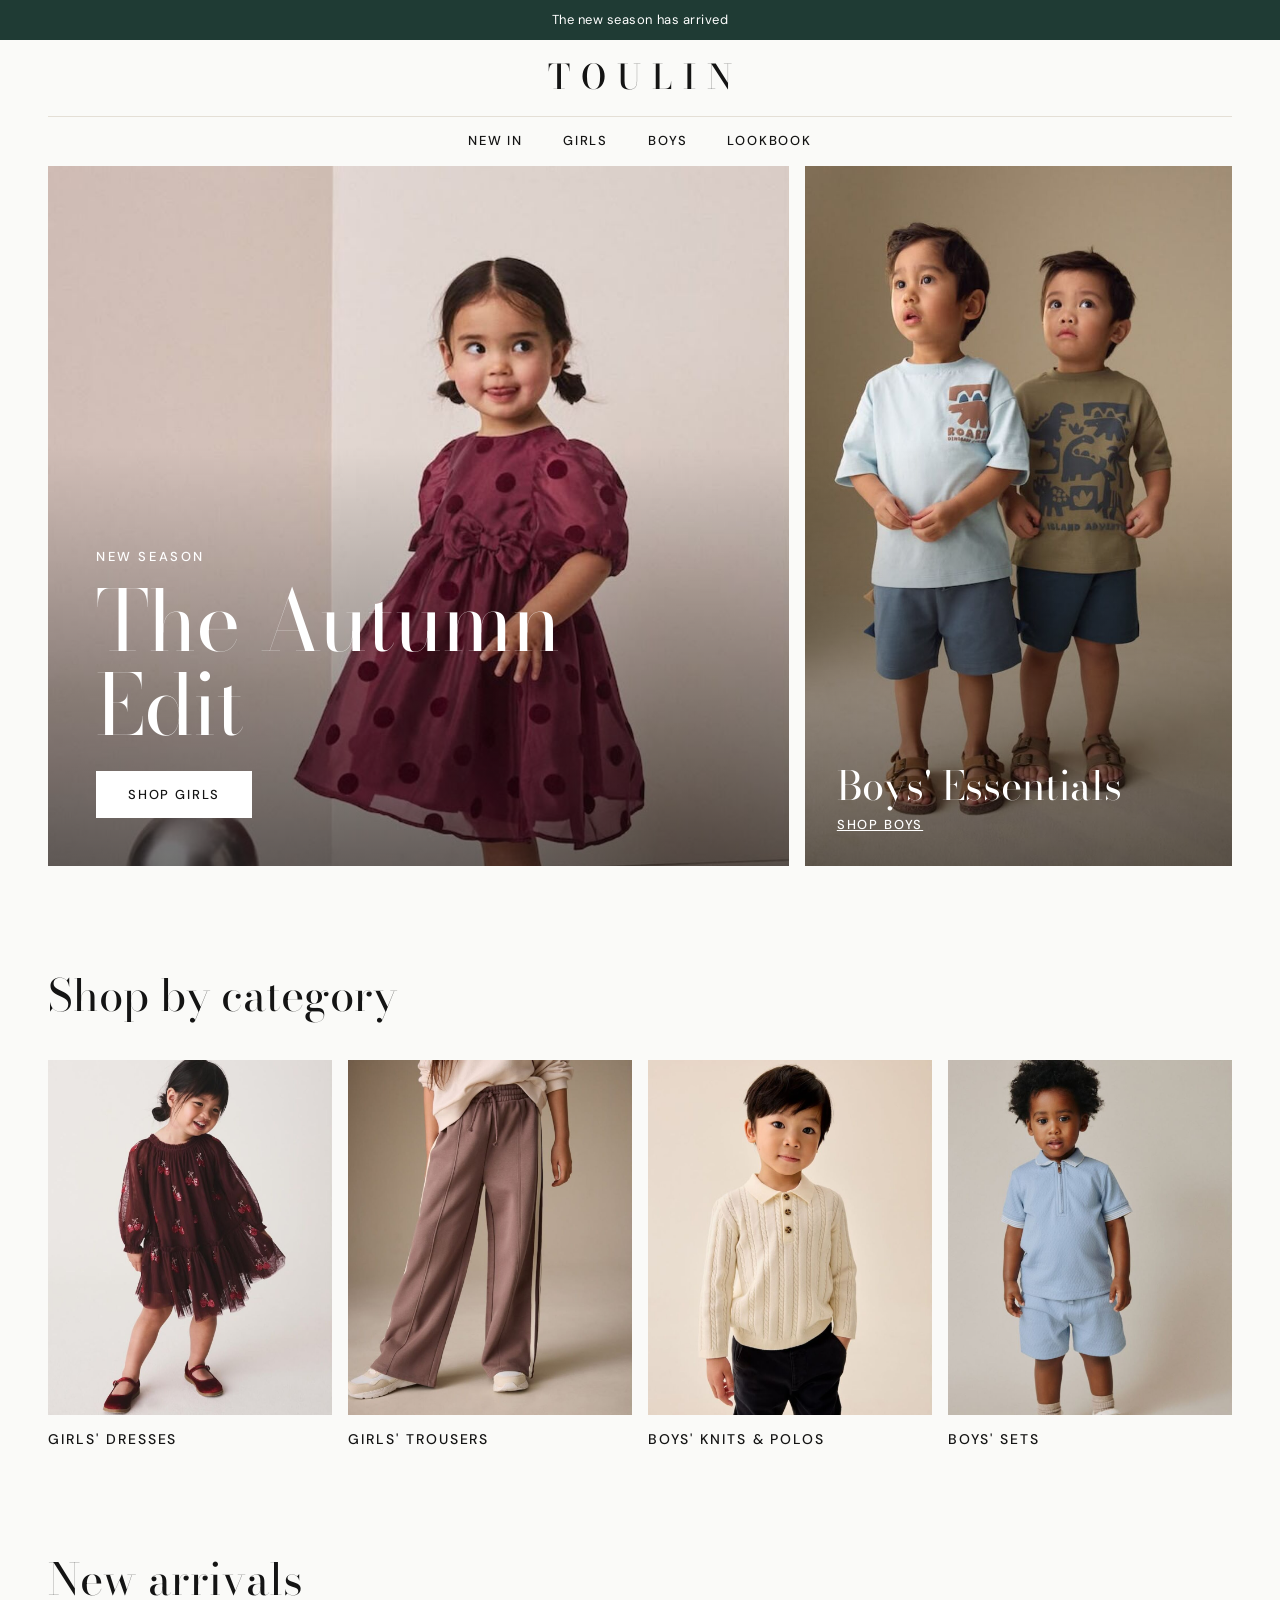
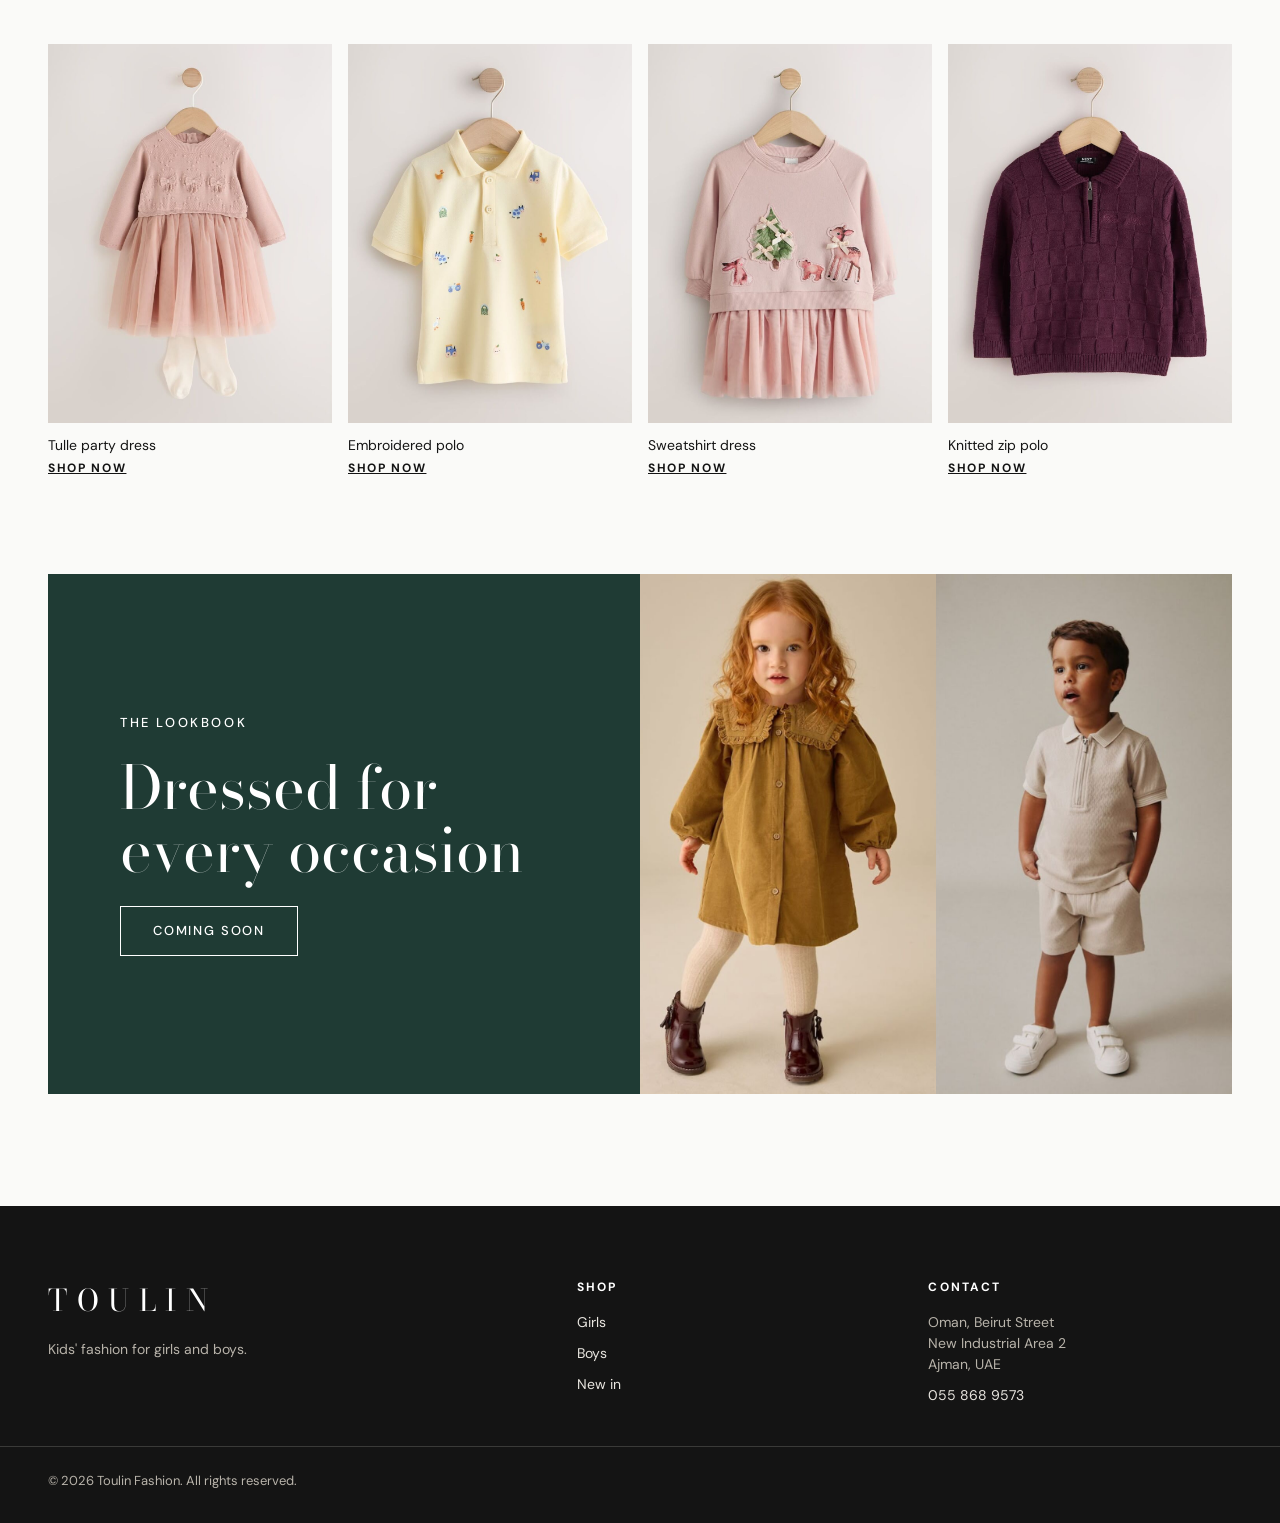
<file: index.html>
<!doctype html>
<html lang="en">
<head>
<meta charset="utf-8">
<meta name="viewport" content="width=device-width, initial-scale=1">
<title>Toulin Fashion | Kids' Fashion for Girls &amp; Boys</title>
<meta name="description" content="Toulin Fashion — kids' fashion for girls and boys.">
<link rel="preconnect" href="https://fonts.googleapis.com">
<link rel="preconnect" href="https://fonts.gstatic.com" crossorigin>
<link href="https://fonts.googleapis.com/css2?family=Bodoni+Moda:wght@400;500&family=DM+Sans:wght@400;500;700&display=swap" rel="stylesheet">
<style>
:root{--accent:#1F3B34;--ink:#141414;--paper:#FAFAF8;--line:#E4DFD6;--muted:#5A544B}
*{box-sizing:border-box}
html{scroll-behavior:smooth}
body{margin:0;background:var(--paper);color:var(--ink);font-family:'DM Sans',system-ui,sans-serif;font-size:15px;line-height:1.5}
a{color:inherit;text-decoration:none}
a:hover{opacity:.75}
.wrap{max-width:1440px;margin:0 auto;padding:0 48px}
.serif{font-family:'Bodoni Moda',serif;font-weight:400}
.eyebrow{font-size:13px;letter-spacing:.2em;font-weight:500;text-transform:uppercase}
.btn{display:inline-block;padding:14px 32px;font-size:13px;letter-spacing:.14em;font-weight:500;text-transform:uppercase}
.btn-dark{background:#fff;color:var(--ink)}
.btn-line{border:1px solid #fff;color:#fff}
/* header */
.bar{background:var(--accent);color:#fff;text-align:center;padding:10px 24px;font-size:13px;letter-spacing:.04em}
header .top{display:flex;justify-content:center;align-items:center;height:76px}
.logo{font-family:'Bodoni Moda',serif;font-size:34px;font-weight:500;letter-spacing:.32em;padding-left:.32em}
nav{display:flex;justify-content:center;gap:40px;padding:14px 0 16px;border-top:1px solid var(--line);font-size:13px;font-weight:500;letter-spacing:.14em}
nav .sale{color:var(--accent)}
/* hero */
.hero{display:flex;gap:16px;flex-wrap:wrap}
.panel{position:relative;display:flex;flex-direction:column;justify-content:flex-end;overflow:hidden}
.panel{background-size:cover;background-position:center top;color:#fff}
.panel::before{content:"";position:absolute;inset:0;background:linear-gradient(180deg,rgba(0,0,0,0) 40%,rgba(0,0,0,.55))}
.panel>*{position:relative}
.p-main{flex:1.5 1 640px;min-height:700px;background-color:#D8CFC2;padding:48px}
.p-main h1{margin:12px 0 24px;font-size:84px;line-height:1;letter-spacing:-.01em;max-width:560px}
.stack{flex:1 1 360px;min-width:0;display:flex;flex-direction:column;gap:16px}
.p-side{flex:1;min-height:342px;padding:32px;background-color:#C9D3CC}
.p-side h2{margin:0 0 8px;font-size:40px;line-height:1.05}
.p-side .link{font-size:13px;letter-spacing:.14em;font-weight:500;text-decoration:underline;text-transform:uppercase}
/* sections */
section.s{padding-top:96px}
.head{display:flex;justify-content:space-between;align-items:baseline;margin-bottom:32px}
.head h2{margin:0;font-size:44px}
.head a{font-size:13px;letter-spacing:.14em;font-weight:500;text-decoration:underline;text-transform:uppercase}
.grid4{display:grid;grid-template-columns:repeat(4,minmax(0,1fr));gap:16px}
.tile .img,.prod .img{overflow:hidden;background:#E4DFD6}
.tile .img{aspect-ratio:4/5}
.tile img,.prod img{width:100%;height:100%;object-fit:cover;display:block}
.tile .label{display:block;margin-top:14px;font-size:14px;font-weight:500;letter-spacing:.14em;text-transform:uppercase}
.prod .img{aspect-ratio:3/4}
.prod .name{display:block;margin-top:12px;font-size:14px}
.prod .shop{font-size:12px;letter-spacing:.14em;font-weight:700;text-transform:uppercase;text-decoration:underline}
/* editorial */
.edit{display:flex;flex-wrap:wrap;background:var(--accent);color:#fff;min-height:520px}
.edit .txt{flex:1 1 480px;padding:72px;display:flex;flex-direction:column;justify-content:center;gap:24px;align-items:flex-start}
.edit h2{margin:0;font-size:60px;line-height:1.05}
.edit .pic{flex:1 1 480px;min-height:360px;display:flex}
.edit .pic img{width:50%;object-fit:cover;display:block}
/* footer */
footer{background:var(--ink);color:#E9E6E0;margin-top:112px}
footer .cols{display:flex;flex-wrap:wrap;gap:48px;padding-top:72px;padding-bottom:40px}
footer .col{flex:1 1 160px;display:flex;flex-direction:column;gap:10px;font-size:14px}
footer .col.brand{flex:1.4 1 280px;gap:16px}
footer h3{margin:0 0 6px;font-size:12px;letter-spacing:.18em;font-weight:700;color:#fff}
footer .fl{font-family:'Bodoni Moda',serif;font-size:30px;letter-spacing:.32em;color:#fff}
footer .copy{border-top:1px solid #3A3A38;padding-top:24px;padding-bottom:32px;font-size:13px;color:#B8B3AA}
@media (max-width:900px){
 .wrap{padding:0 16px}
 header .top{height:60px}.logo{font-size:26px;letter-spacing:.28em}
 nav{justify-content:flex-start;overflow-x:auto;gap:28px;padding:0 16px;height:48px;align-items:center;white-space:nowrap;font-size:12px}
 .p-main{min-height:560px;padding:28px 20px;flex-basis:100%}
 .p-main h1{font-size:52px}
 .stack{flex-direction:row;gap:8px}.p-side{min-height:260px;padding:20px}.p-side h2{font-size:24px}.p-side .link{display:none}
 section.s{padding-top:56px}.head h2{font-size:32px}
 .grid4{grid-template-columns:repeat(2,minmax(0,1fr));gap:12px}
 .edit{flex-direction:column}.edit .txt{padding:32px 24px}.edit h2{font-size:36px}.edit .pic{min-height:300px;flex:none}
 footer .cols{padding-top:40px;gap:28px}
}
</style>
</head>
<body>

<div class="bar">The new season has arrived</div>

<header class="wrap">
<div class="top"><a href="/" class="logo">TOULIN</a></div>
<nav aria-label="Main">
<a href="#new">NEW IN</a><a href="#girls">GIRLS</a><a href="#boys">BOYS</a><a href="#lookbook">LOOKBOOK</a>
</nav>
</header>

<main>
<section class="wrap hero" aria-label="Featured">
<a href="#girls" id="girls" class="panel p-main" style="background-image:url(images/hero-girls.jpg)">
<span class="eyebrow">New season</span>
<h1 class="serif">The Autumn Edit</h1>
<span class="btn btn-dark" style="align-self:flex-start">Shop girls</span>
</a>
<div class="stack">
<a href="#boys" id="boys" class="panel p-side" style="background-image:url(images/hero-boys.jpg)"><h2 class="serif">Boys' Essentials</h2><span class="link">Shop boys</span></a>
</div>
</section>

<section class="wrap s" id="categories">
<div class="head"><h2 class="serif">Shop by category</h2></div>
<div class="grid4">
<a class="tile" href="#girls"><div class="img"><img src="images/cat-dresses.jpg" alt="Girls' dresses" loading="lazy"></div><span class="label">Girls' dresses</span></a>
<a class="tile" href="#girls"><div class="img"><img src="images/cat-trousers.jpg" alt="Girls' trousers" loading="lazy"></div><span class="label">Girls' trousers</span></a>
<a class="tile" href="#boys"><div class="img"><img src="images/cat-knits.jpg" alt="Boys' knits &amp; polos" loading="lazy"></div><span class="label">Boys' knits &amp; polos</span></a>
<a class="tile" href="#boys"><div class="img"><img src="images/cat-boys-set.jpg" alt="Boys' sets" loading="lazy"></div><span class="label">Boys' sets</span></a>
</div>
</section>

<section class="wrap s" id="new">
<div class="head"><h2 class="serif">New arrivals</h2></div>
<div class="grid4">
<a class="prod" href="#girls"><div class="img"><img src="images/new-1.jpg" alt="Tulle party dress" loading="lazy"></div><span class="name">Tulle party dress</span><span class="shop">Shop now</span></a>
<a class="prod" href="#boys"><div class="img"><img src="images/new-2.jpg" alt="Embroidered polo" loading="lazy"></div><span class="name">Embroidered polo</span><span class="shop">Shop now</span></a>
<a class="prod" href="#girls"><div class="img"><img src="images/new-3.jpg" alt="Sweatshirt dress" loading="lazy"></div><span class="name">Sweatshirt dress</span><span class="shop">Shop now</span></a>
<a class="prod" href="#boys"><div class="img"><img src="images/new-4.jpg" alt="Knitted zip polo" loading="lazy"></div><span class="name">Knitted zip polo</span><span class="shop">Shop now</span></a>
</div>
</section>

<section class="wrap s" id="lookbook">
<div class="edit">
<div class="txt">
<span class="eyebrow">The lookbook</span>
<h2 class="serif">Dressed for every occasion</h2>
<span class="btn btn-line">Coming soon</span>
</div>
<div class="pic"><img src="images/lookbook-1.jpg" alt="Girl in a mustard corduroy dress"><img src="images/lookbook-2.jpg" alt="Boy in a matching polo and shorts set"></div>
</div>
</section>
</main>

<footer>
<div class="wrap cols">
<div class="col brand"><span class="fl">TOULIN</span><span style="max-width:280px;color:#B8B3AA">Kids' fashion for girls and boys.</span></div>
<div class="col"><h3>SHOP</h3><a href="#girls">Girls</a><a href="#boys">Boys</a><a href="#new">New in</a></div>
<div class="col"><h3>CONTACT</h3><address style="font-style:normal;color:#B8B3AA">Oman, Beirut Street<br>New Industrial Area 2<br>Ajman, UAE</address><a href="tel:+971558689573">055 868 9573</a></div>
</div>
<div class="wrap copy">© 2026 Toulin Fashion. All rights reserved.</div>
</footer>
</body>
</html>
</file>
